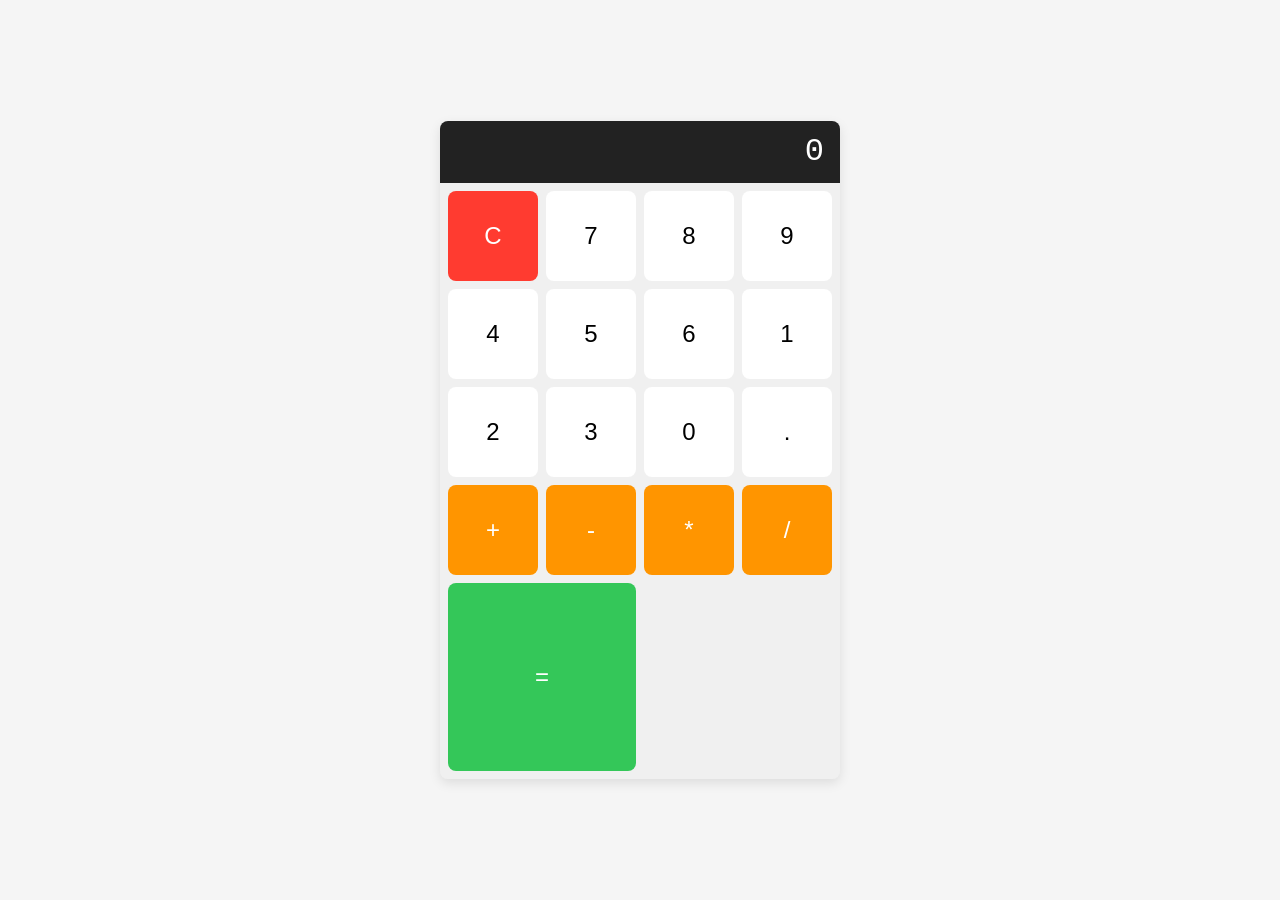
<file: pre_generated_project_calculator/index.html>
<!DOCTYPE html>
<html lang="en">
<head>
    <meta charset="UTF-8">
    <meta name="viewport" content="width=device-width, initial-scale=1.0">
    <title>SimpleCalc</title>
    <link rel="stylesheet" href="style.css">
</head>
<body>
    <div class="calculator">
        <input type="text" id="display" class="display" readonly>
        <div class="keypad">
            <!-- Clear -->
            <button class="btn clear" data-value="C">C</button>
            <!-- Digits 7-9 -->
            <button class="btn digit" data-value="7">7</button>
            <button class="btn digit" data-value="8">8</button>
            <button class="btn digit" data-value="9">9</button>
            <!-- Digits 4-6 -->
            <button class="btn digit" data-value="4">4</button>
            <button class="btn digit" data-value="5">5</button>
            <button class="btn digit" data-value="6">6</button>
            <!-- Digits 1-3 -->
            <button class="btn digit" data-value="1">1</button>
            <button class="btn digit" data-value="2">2</button>
            <button class="btn digit" data-value="3">3</button>
            <!-- Zero, decimal -->
            <button class="btn digit" data-value="0">0</button>
            <button class="btn digit" data-value=".">.</button>
            <!-- Operators -->
            <button class="btn operator" data-value="+">+</button>
            <button class="btn operator" data-value="-">-</button>
            <button class="btn operator" data-value="*">*</button>
            <button class="btn operator" data-value="/">/</button>
            <!-- Equals -->
            <button class="btn equals" data-value="=">=</button>
        </div>
    </div>
    <script src="script.js"></script>
</body>
</html>
</file>
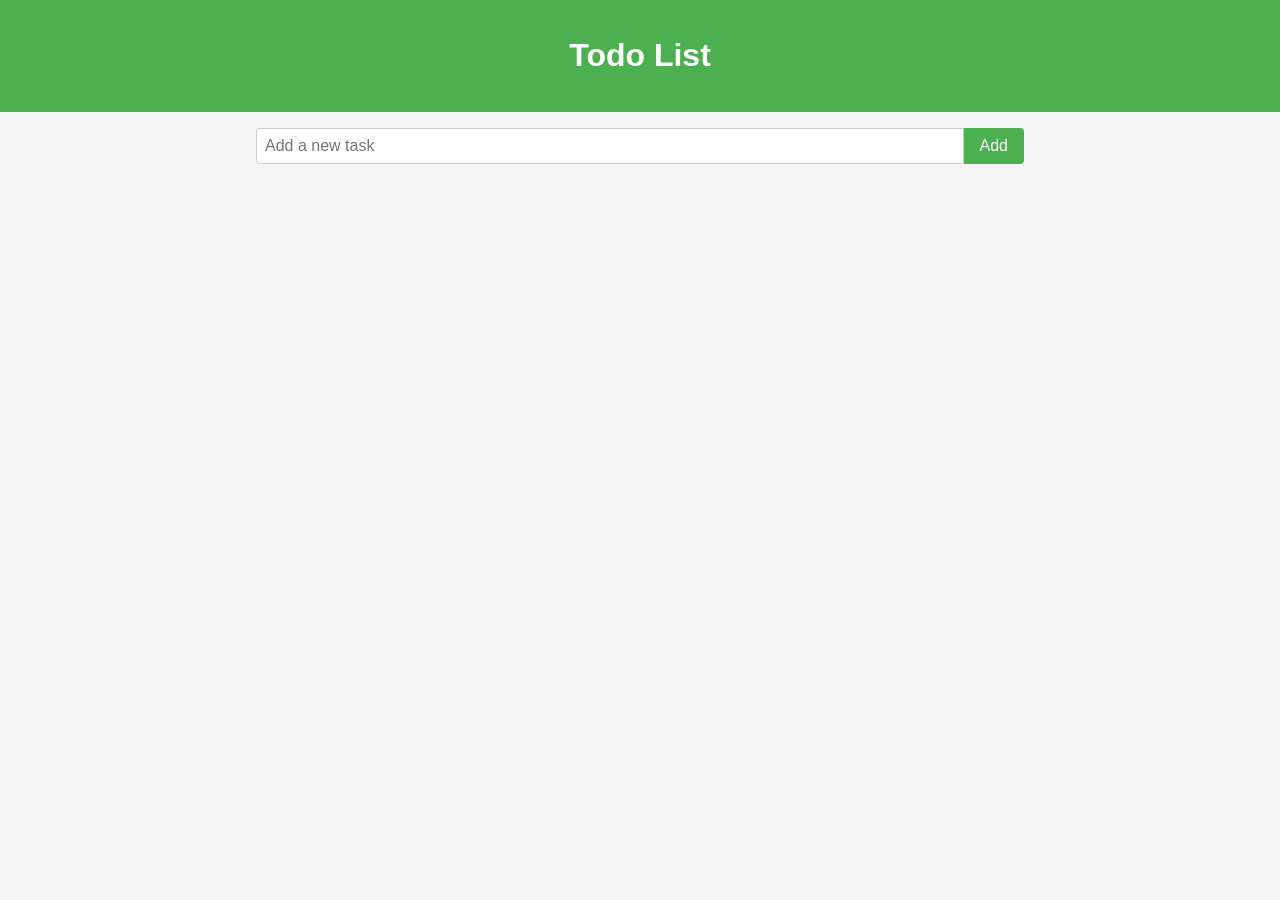
<file: pre_generated_project_todo_app/index.html>
<!DOCTYPE html>
<html lang="en">
<head>
    <meta charset="UTF-8">
    <meta http-equiv="X-UA-Compatible" content="IE=edge">
    <meta name="viewport" content="width=device-width, initial-scale=1.0">
    <title>TodoApp</title>
    <link rel="stylesheet" href="style.css">
</head>
<body>
    <header>
        <h1>Todo List</h1>
    </header>
    <main>
        <form id="task-form" aria-label="Add new task">
            <input type="text" id="new-task" placeholder="Add a new task" required>
            <button type="submit" id="add-button">Add</button>
        </form>
        <ul id="task-list" aria-label="Task list"></ul>
    </main>
    <script src="app.js"></script>
</body>
</html>
</file>
<file: pre_generated_project_calculator/style.css>
/* Global resets and root variables */
* {
    box-sizing: border-box;
    margin: 0;
    padding: 0;
}

:root {
    /* Color palette – light theme defaults */
    --bg: #f5f5f5;
    --display-bg: #222222;
    --display-color: #ffffff;
    --btn-bg: #f0f0f0;
    --btn-hover-bg: #d4d4d4;
    --btn-color: #333333;
    --operator-bg: #ff9500;
    --operator-color: #ffffff;
    --digit-bg: #ffffff;
    --digit-color: #000000;
    --clear-bg: #ff3b30;
    --clear-color: #ffffff;
    --equals-bg: #34c759;
    --equals-color: #ffffff;
    --error-bg: #ffebeb;
    --error-color: #d8000c;
    --focus-color: #3399ff;

    /* Sizing */
    --font-base: 1rem;
    --font-display: 2rem;
    --font-button: 1.5rem;
    --spacing: 0.5rem;
    --border-radius: 0.5rem;
}

/* Dark mode overrides */
body.dark {
    --bg: #121212;
    --display-bg: #1e1e1e;
    --display-color: #e0e0e0;
    --btn-bg: #2c2c2c;
    --btn-hover-bg: #3a3a3a;
    --btn-color: #e0e0e0;
    --operator-bg: #ff9500;
    --operator-color: #ffffff;
    --digit-bg: #1e1e1e;
    --digit-color: #e0e0e0;
    --clear-bg: #ff3b30;
    --clear-color: #ffffff;
    --equals-bg: #34c759;
    --equals-color: #ffffff;
}

body {
    display: flex;
    align-items: center;
    justify-content: center;
    min-height: 100vh;
    background: var(--bg);
    font-family: Arial, Helvetica, sans-serif;
    font-size: var(--font-base);
    color: var(--display-color);
}

/* Calculator container – centered, responsive */
.calculator {
    display: flex;
    flex-direction: column;
    background: var(--btn-bg);
    border-radius: var(--border-radius);
    box-shadow: 0 4px 12px rgba(0, 0, 0, 0.1);
    overflow: hidden;
    width: 100%;
    max-width: 400px;
    margin: var(--spacing);
}

/* Display input */
.display {
    background: var(--display-bg);
    color: var(--display-color);
    font-size: var(--font-display);
    text-align: right;
    padding: 0.75rem 1rem;
    min-height: 3rem;
    line-height: 1.2;
    overflow-x: auto;
    font-family: "Courier New", Courier, monospace;
    border: none;
    cursor: default;
}

.display:focus {
    outline: 2px solid var(--focus-color);
    outline-offset: 2px;
}

.display.error {
    background: var(--error-bg);
    color: var(--error-color);
}

/* Keypad grid */
.keypad {
    display: grid;
    grid-template-columns: repeat(4, 1fr);
    gap: var(--spacing);
    padding: var(--spacing);
    background: var(--btn-bg);
}

/* Base button styling */
.btn {
    font-size: var(--font-button);
    aspect-ratio: 1;
    border: none;
    border-radius: var(--border-radius);
    background: var(--btn-bg);
    color: var(--btn-color);
    cursor: pointer;
    transition: background 0.2s, transform 0.1s;
    display: flex;
    align-items: center;
    justify-content: center;
}

.btn:hover,
.btn:focus {
    background: var(--btn-hover-bg);
    outline: none;
    transform: translateY(1px);
}

/* Digit buttons */
.btn.digit {
    background: var(--digit-bg);
    color: var(--digit-color);
}

.btn.digit:hover {
    background: var(--digit-bg);
}

/* Operator buttons */
.btn.operator {
    background: var(--operator-bg);
    color: var(--operator-color);
}

.btn.operator:hover {
    background: #e08900; /* slightly darker accent */
}

/* Clear button */
.btn.clear {
    background: var(--clear-bg);
    color: var(--clear-color);
}

.btn.clear:hover {
    background: #e03228; /* darker red */
}

/* Equals button – spans two columns */
.btn.equals {
    background: var(--equals-bg);
    color: var(--equals-color);
    grid-column: span 2;
}

.btn.equals:hover {
    background: #28a745; /* darker green */
}

/* Placeholder (for layout consistency) */
.placeholder {
    visibility: hidden;
}

/* Focus-visible for accessibility */
.btn:focus-visible {
    outline: 2px solid var(--focus-color);
    outline-offset: 2px;
}

/* Responsive adjustments */
@media (max-width: 600px) {
    .calculator {
        width: 90vw;
    }
    .display {
        font-size: 2.5rem;
    }
    .btn {
        font-size: 2rem;
        padding: 1.5rem;
    }
    .keypad {
        gap: 0.25rem;
        padding: 0.25rem;
    }
}

/* Additional smaller breakpoints */
@media (max-width: 480px) {
    .btn {
        font-size: 1.75rem;
        padding: 1rem;
    }
}

@media (max-width: 350px) {
    :root {
        --font-display: 1.5rem;
        --font-button: 1.2rem;
    }
    .calculator {
        margin: 0.25rem;
    }
    .display {
        padding: 0.5rem 0.75rem;
    }
    .keypad {
        gap: 0.25rem;
        padding: 0.25rem;
    }
}
</file>
<file: pre_generated_project_todo_app/style.css>
/* Global styles */
body {
    margin: 0;
    font-family: Arial, Helvetica, sans-serif;
    background: #f4f4f4;
    display: flex;
    flex-direction: column;
    align-items: center;
    min-height: 100vh;
}

header {
    width: 100%;
    background: #4CAF50;
    color: white;
    padding: 1rem;
    text-align: center;
}

main {
    flex: 1;
    display: flex;
    flex-direction: column;
    justify-content: flex-start;
    align-items: center;
    width: 100%;
    max-width: 800px;
    padding: 1rem;
    box-sizing: border-box;
}

/* Form styling */
#task-form {
    display: flex;
    width: 100%;
    margin-bottom: 1rem;
}
#task-form input[type="text"] {
    flex: 1;
    padding: 0.5rem;
    font-size: 1rem;
    border: 1px solid #ccc;
    border-radius: 4px 0 0 4px;
    outline: none;
}
#task-form button {
    padding: 0.5rem 1rem;
    font-size: 1rem;
    border: none;
    background: #4CAF50;
    color: white;
    cursor: pointer;
    border-radius: 0 4px 4px 0;
}
#task-form button:hover {
    background: #45a049;
}

/* Task list styling */
#task-list {
    list-style: none;
    padding: 0;
    width: 100%;
}
.task-item {
    padding: 0.75rem;
    margin-bottom: 0.5rem;
    background: #fff;
    border: 1px solid #ddd;
    border-radius: 4px;
    display: flex;
    align-items: center;
    justify-content: space-between;
    cursor: pointer;
}
.task-item:hover {
    background: #f1f1f1;
}

.completed {
    text-decoration: line-through;
    opacity: 0.6;
}

/* Responsive design */
@media (max-width: 600px) {
    #task-form {
        flex-direction: column;
    }
    #task-form input[type="text"], #task-form button {
        width: 100%;
        border-radius: 4px;
        margin-bottom: 0.5rem;
    }
    #task-form button {
        border-radius: 4px;
    }
}
</file>
